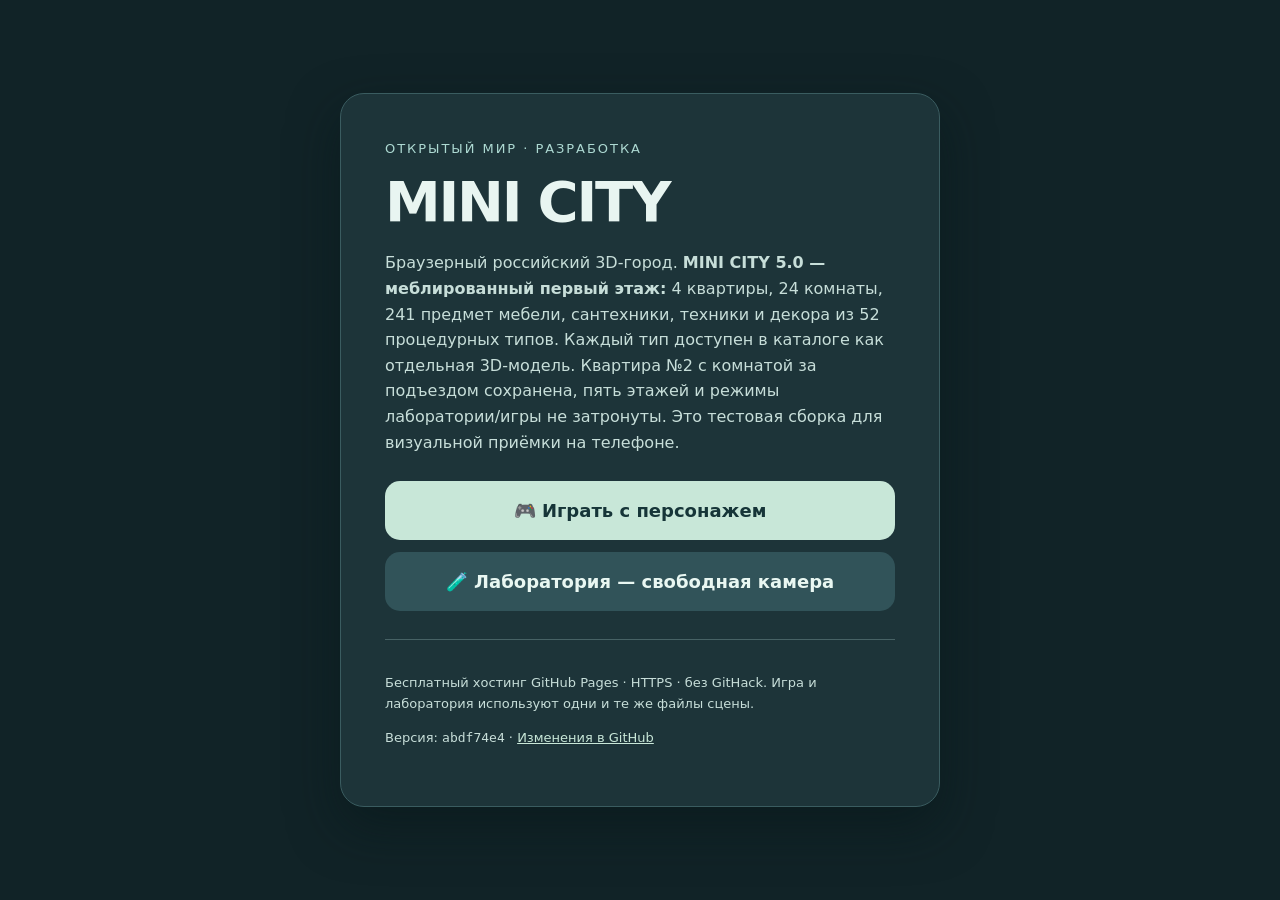
<file: index.html>
<!doctype html>
<html lang="ru">
<head>
<meta charset="UTF-8">
<meta name="viewport" content="width=device-width,initial-scale=1,viewport-fit=cover">
<meta name="theme-color" content="#16272b">
<meta name="description" content="MINI CITY — бесплатный предпросмотр браузерной 3D-игры.">
<title>MINI CITY — игра и лаборатория</title>
<style>
:root{font-family:system-ui,-apple-system,"Segoe UI",Arial,sans-serif;color:#e8f5f1;background:#112327}
*{box-sizing:border-box}
body{min-height:100dvh;margin:0;display:grid;place-items:center;padding:24px}
main{max-width:600px;width:100%;padding:clamp(22px,5vw,44px);border-radius:24px;background:#1d3439;border:1px solid #3a5c60;box-shadow:0 20px 50px #05151780}
small{font-size:13px;letter-spacing:.15em;text-transform:uppercase;color:#add9d2}
h1{font-size:clamp(36px,8vw,56px);margin:12px 0;letter-spacing:-.04em}
p{color:#c7ded9;line-height:1.6}
.actions{display:grid;gap:12px;margin-top:26px}
a.action{display:block;padding:19px 22px;border-radius:15px;background:#c8e7d8;color:#163538;text-decoration:none;font-size:18px;font-weight:750;text-align:center}
a.action.secondary{color:#e9f7f2;background:#315359}
a.action:focus-visible{outline:3px solid #fff;outline-offset:3px}
footer{margin-top:28px;padding-top:20px;border-top:1px solid #476265;font-size:13px;color:#abc7c1}
footer a{color:#c8e7d8}
</style>
</head>
<body>
<main>
<small>Открытый мир · Разработка</small>
<h1>MINI CITY</h1>
<p>Браузерный российский 3D-город. <strong>MINI CITY 5.0 — меблированный первый этаж:</strong> 4 квартиры, 24 комнаты, 241 предмет мебели, сантехники, техники и декора из 52 процедурных типов. Каждый тип доступен в каталоге как отдельная 3D-модель. Квартира №2 с комнатой за подъездом сохранена, пять этажей и режимы лаборатории/игры не затронуты. Это тестовая сборка для визуальной приёмки на телефоне.</p>
<div class="actions">
<a class="action" href="./play-lab/index.html?mode=game&amp;v=50-furnished2">🎮 Играть с персонажем</a>
<a class="action secondary" href="./play-lab/index.html?mode=lab&amp;v=50-furnished2">🧪 Лаборатория — свободная камера</a>
</div>
<footer>
<p>Бесплатный хостинг GitHub Pages · HTTPS · без GitHack. Игра и лаборатория используют одни и те же файлы сцены.</p>
<p>Версия: <code>abdf74e4</code> · <a href="https://github.com/RGB7RED/Pollina-/pull/54">Изменения в GitHub</a></p>
</footer>
</main>
</body>
</html>
</file>
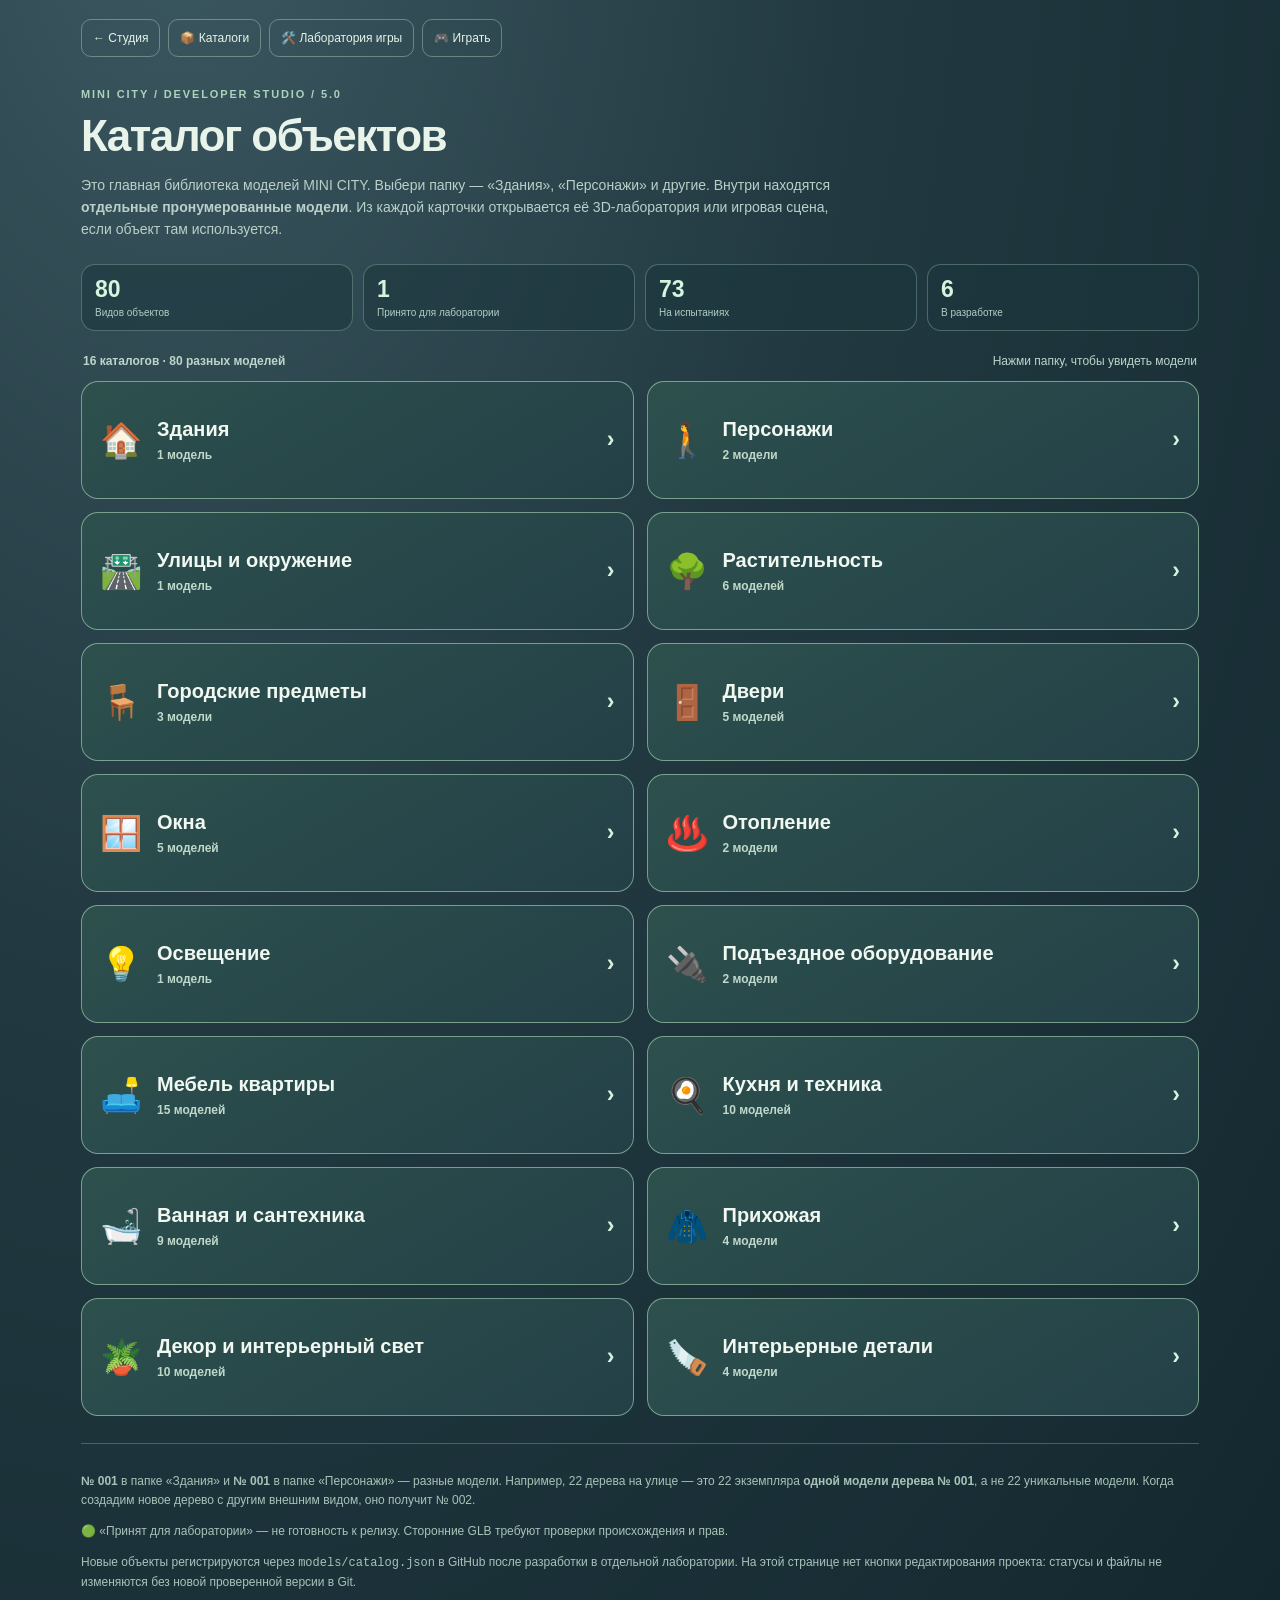
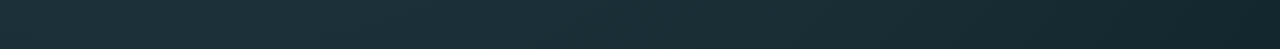
<file: lab/index.html>
<!doctype html>
<html lang="ru">
<head>
<meta charset="utf-8">
<meta name="viewport" content="width=device-width,initial-scale=1,viewport-fit=cover">
<meta name="theme-color" content="#182830">
<meta http-equiv="refresh" content="0;url=../studio/catalog.html">
<title>MINI CITY — каталог объектов</title>
<style>
:root{color-scheme:dark;font-family:-apple-system,BlinkMacSystemFont,"Segoe UI",Arial,sans-serif;color:#eaf0e8;background:#14252d}
body{margin:0;min-height:100svh;display:grid;place-items:center;padding:25px;
 background:linear-gradient(160deg,#314b51,#162930)}
main{max-width:450px;text-align:center}
a{display:inline-flex;align-items:center;justify-content:center;min-height:44px;
 padding:10px 16px;border-radius:11px;background:#cae3d0;color:#1e3833;
 font-weight:800;text-decoration:none}
p{line-height:1.6;color:#ccdcd3}
</style>
<script>
// Backwards-compatible redirect: preserve old pinned URLs (SHA/branch) and
// avoid sending users to main; no game/lab model code is deleted.
const catalogUrl=new URL("../studio/catalog.html",window.location.href);
window.location.replace(catalogUrl.href);
</script>
</head>
<body>
<main>
<h1>Каталог объектов переехал</h1>
<p>Теперь здесь единый каталог категорий с пронумерованными моделями. Просмотр дома и персонажа доступен из карточек каталога.</p>
<a href="../studio/catalog.html">📦 Открыть каталог MINI CITY</a>
</main>
</body>
</html>
</file>
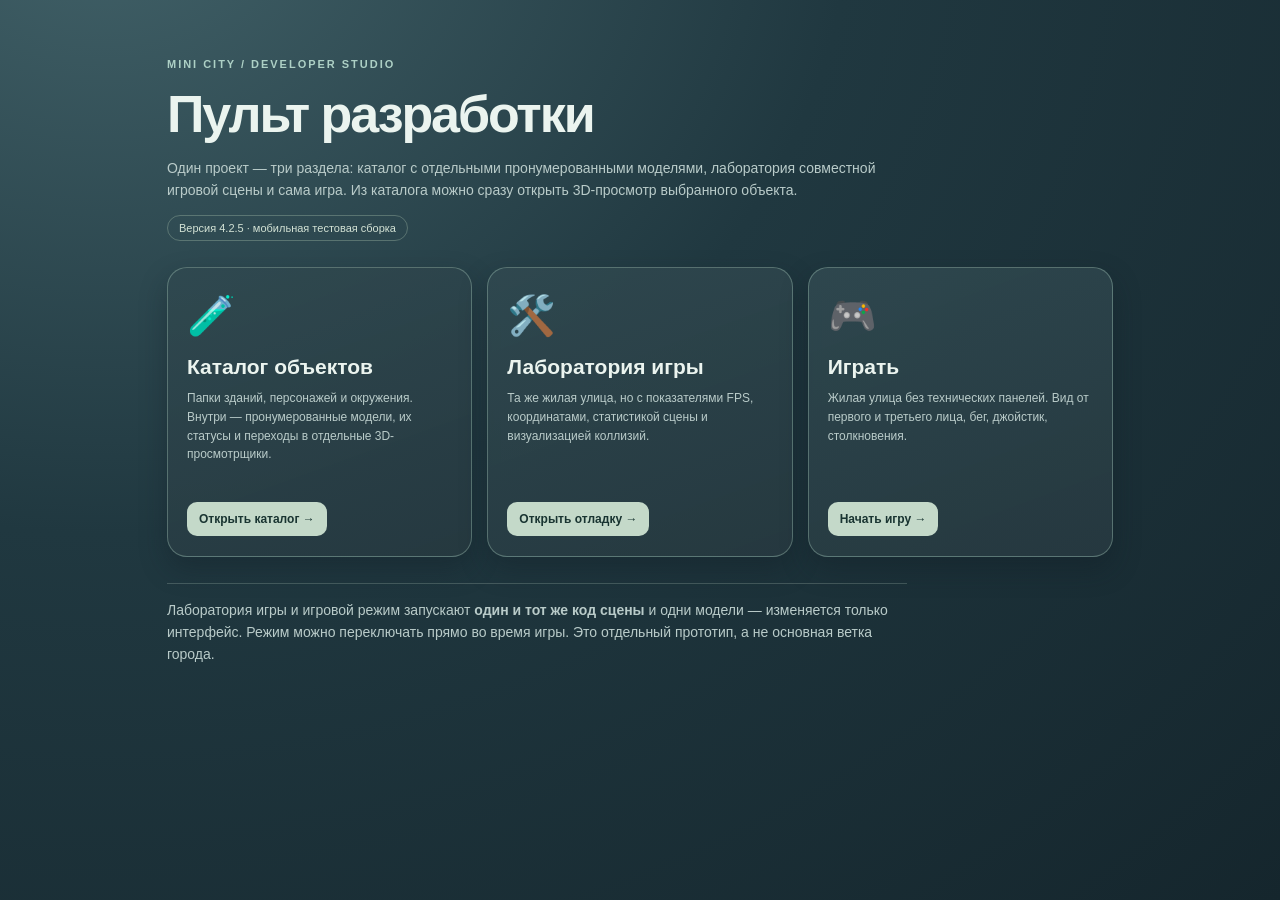
<file: studio/index.html>
<!doctype html>
<html lang="ru">
<head>
<meta charset="utf-8">
<meta name="viewport" content="width=device-width,initial-scale=1,viewport-fit=cover">
<meta name="theme-color" content="#182a32">
<title>MINI CITY — Developer Studio</title>
<style>
:root{color-scheme:dark;font-family:-apple-system,BlinkMacSystemFont,"Segoe UI",Arial,sans-serif;color:#ebf4ef;background:#15262d}
*{box-sizing:border-box}
html,body{margin:0;min-height:100%;background:radial-gradient(ellipse at 8% -12%,#426269 0,#203840 45%,#15262d 100%)}
main{max-width:980px;margin:auto;min-height:100svh;padding:clamp(22px,6vh,70px) 17px max(32px,env(safe-area-inset-bottom))}
small{letter-spacing:.18em;font-size:11px;color:#add0c5;font-weight:900}
h1{font-size:clamp(29px,7vw,52px);line-height:1.07;margin:15px 0 13px;letter-spacing:-.04em}
p{font-size:14px;line-height:1.58;color:#b9cbc9;max-width:740px}
.grid{display:grid;grid-template-columns:repeat(3,minmax(0,1fr));gap:15px;margin:26px 0}
a.card{display:flex;flex-direction:column;min-height:290px;padding:24px 19px 20px;text-decoration:none;color:inherit;border:1px solid #accfbe5e;border-radius:20px;background:linear-gradient(160deg,#304950e5,#263940ec);box-shadow:0 12px 27px #111c245b;transition:transform .15s,border-color .15s}
a.card:hover,a.card:focus-visible{transform:translateY(-3px);border-color:#d5e7d3;outline:2px solid #9bc4b9;outline-offset:2px}
.icon{font-size:39px;line-height:1.25}
h2{font-size:21px;margin:14px 0 3px}
.card p{font-size:12px;margin:7px 0 20px}
.cta{margin-top:auto;align-self:flex-start;border-radius:10px;background:#c4d9c9;color:#193431;font-size:12px;font-weight:850;padding:10px 12px}
.pill{display:inline-block;border:1px solid #93ac9c70;padding:6px 11px;border-radius:99px;color:#d3e2d5;font-size:11px}
.note{border-top:1px solid #b4cabc42;padding-top:15px}
.library-banner{margin:16px 0 24px;border:1px solid #b4d4ba77;background:linear-gradient(135deg,#274941,#1e373d);border-radius:17px;padding:16px 18px 22px}
.library-banner h2{margin:0;font-size:19px}
.library-banner p{margin:8px 0 18px}
.library-banner .cta{display:inline-flex;text-decoration:none;min-height:42px;align-items:center}
.library-banner a:focus-visible{outline:2px solid #e1fbe2;outline-offset:3px}
@media(max-width:770px){.grid{grid-template-columns:1fr}.card{min-height:180px!important}.card p{margin-bottom:14px}a.card{padding:16px 18px}h2{margin-top:9px}}
@media(prefers-reduced-motion:reduce){a.card{transition:none}}
</style>
</head>
<body>
<main>
  <header>
    <small>MINI CITY / DEVELOPER STUDIO</small>
    <h1>Пульт разработки</h1>
    <p>Один проект — три раздела: каталог с отдельными пронумерованными моделями, лаборатория совместной игровой сцены и сама игра. Из каталога можно сразу открыть 3D-просмотр выбранного объекта.</p>
    <span class="pill">Версия 4.2.5 · мобильная тестовая сборка</span>
  </header>
  <nav class="grid" aria-label="Выбор рабочего режима">
    <a class="card" href="./catalog.html">
      <span class="icon" aria-hidden="true">🧪</span>
      <h2>Каталог объектов</h2>
      <p>Папки зданий, персонажей и окружения. Внутри — пронумерованные модели, их статусы и переходы в отдельные 3D-просмотрщики.</p>
      <span class="cta">Открыть каталог →</span>
    </a>
    <a class="card" href="../play-lab/index.html?mode=lab">
      <span class="icon" aria-hidden="true">🛠️</span>
      <h2>Лаборатория игры</h2>
      <p>Та же жилая улица, но с показателями FPS, координатами, статистикой сцены и визуализацией коллизий.</p>
      <span class="cta">Открыть отладку →</span>
    </a>
    <a class="card" href="../play-lab/index.html?mode=game">
      <span class="icon" aria-hidden="true">🎮</span>
      <h2>Играть</h2>
      <p>Жилая улица без технических панелей. Вид от первого и третьего лица, бег, джойстик, столкновения.</p>
      <span class="cta">Начать игру →</span>
    </a>
  </nav>
  <p class="note">Лаборатория игры и игровой режим запускают <strong>один и тот же код сцены</strong> и одни модели — изменяется только интерфейс. Режим можно переключать прямо во время игры. Это отдельный прототип, а не основная ветка города.</p>
</main>
</body>
</html>
</file>
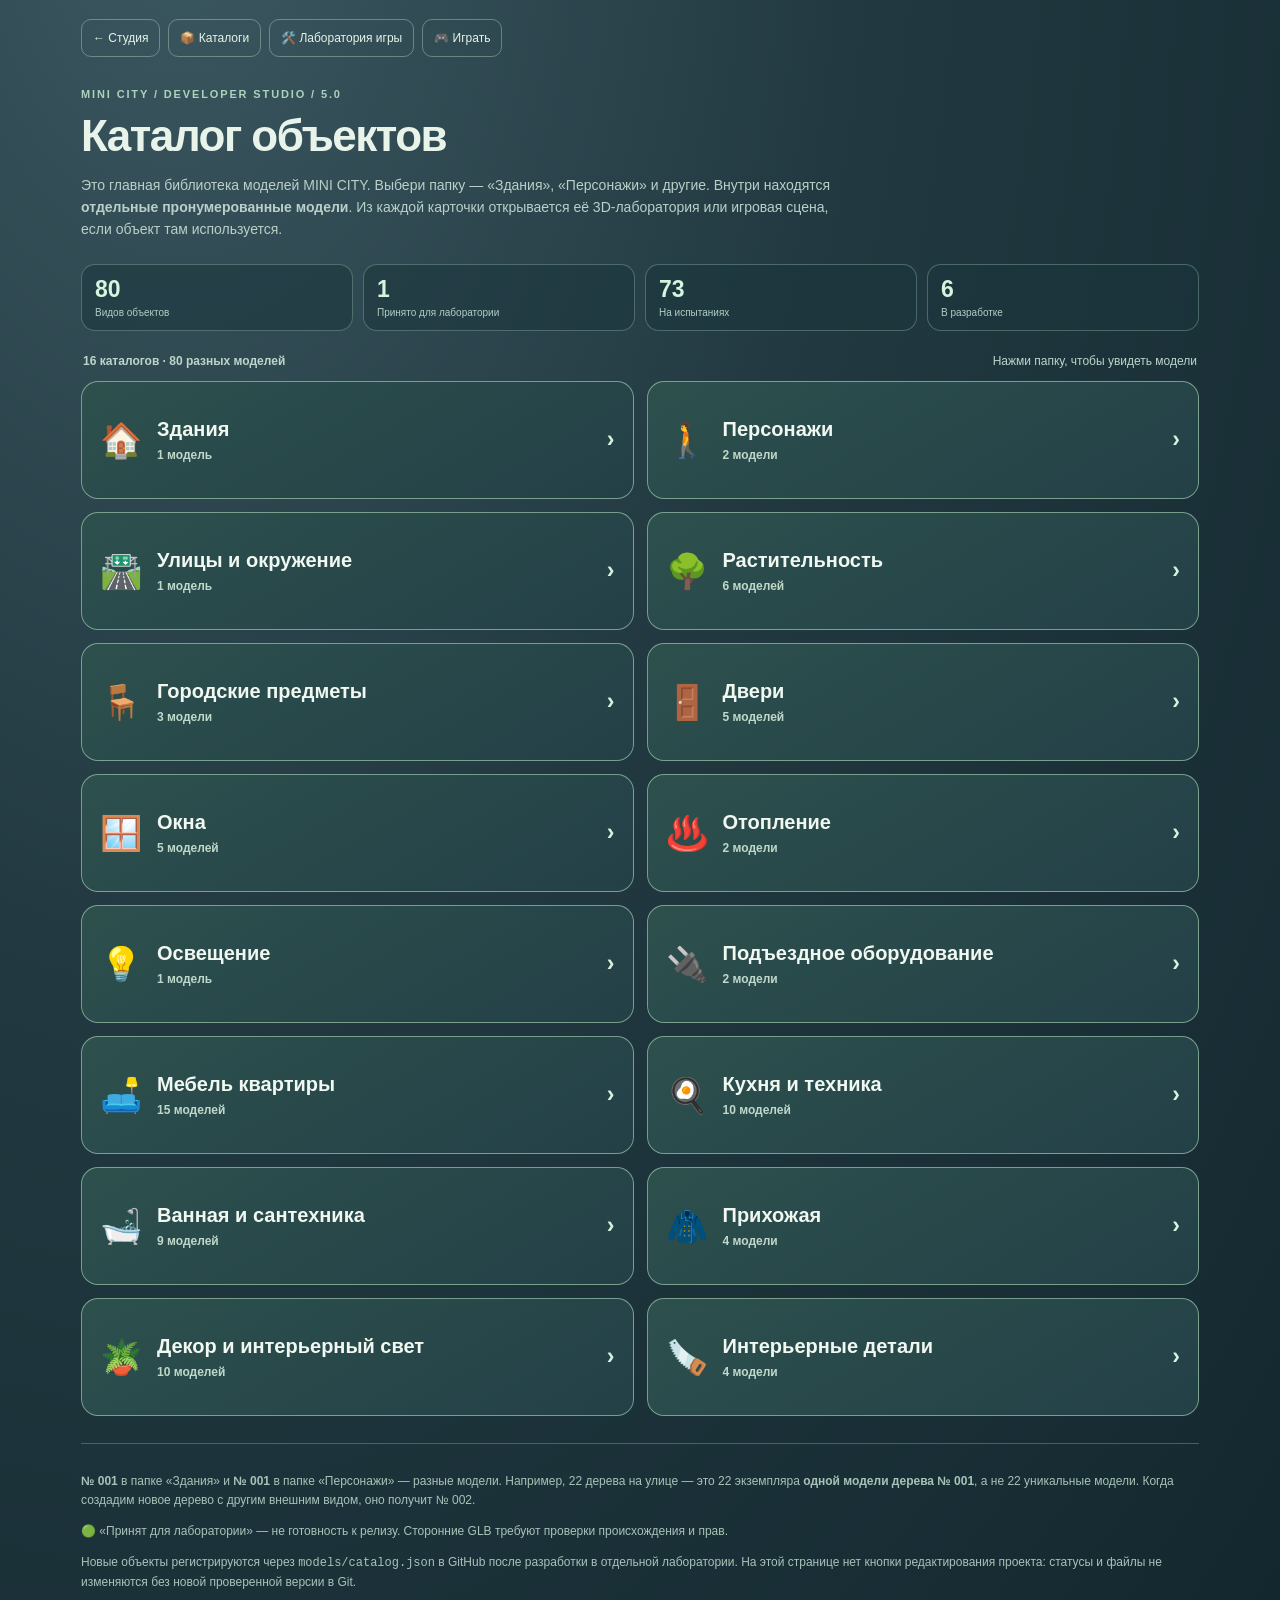
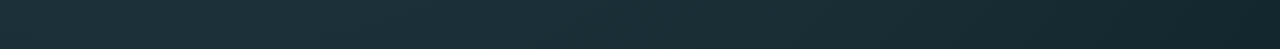
<file: studio/catalog.html>
<!doctype html>
<html lang="ru">
<head>
<meta charset="utf-8">
<meta name="viewport" content="width=device-width,initial-scale=1,viewport-fit=cover">
<meta name="theme-color" content="#172a31">
<title>MINI CITY — Каталог мебели и моделей 5.0</title>
<style>
:root{color-scheme:dark;font:14px -apple-system,BlinkMacSystemFont,"Segoe UI",Arial,sans-serif;color:#e8f4ea;background:#13272e}
*{box-sizing:border-box}
html,body{min-height:100%;margin:0}
body{background:radial-gradient(ellipse at 14% -8%,#3c5861 0,#223941 43%,#13272e 100%)}
main{max-width:1150px;margin:0 auto;padding:max(19px,env(safe-area-inset-top)) 16px max(45px,env(safe-area-inset-bottom))}
nav a{color:#e5f4e8;text-decoration:none;display:inline-flex;min-height:38px;align-items:center;border:1px solid #a6c6b87a;padding:6px 11px;border-radius:10px;font-size:12px}
nav{display:flex;gap:8px;flex-wrap:wrap;align-items:center}
.kicker{display:block;margin-top:31px;letter-spacing:.17em;color:#a9d3bd;font-size:11px;font-weight:850}
h1{font-size:clamp(29px,6.5vw,44px);letter-spacing:-.035em;line-height:1.08;margin:12px 0}
.intro{max-width:770px;color:#bbcfc9;line-height:1.6}
summary{cursor:pointer}
.metrics{display:flex;gap:10px;flex-wrap:wrap;margin:23px 0}
.metric{border:1px solid #91baab65;background:#1c363d88;border-radius:14px;min-width:125px;padding:11px 13px;flex:1}
.metric strong{display:block;font-size:23px;color:#d5f5df}
.metric span{font-size:10px;color:#b1cec4}
.toolbar{display:grid;grid-template-columns:minmax(200px,2fr) repeat(2,minmax(140px,1fr));gap:10px;background:#142b33b8;border:1px solid #adcbbb54;padding:12px;border-radius:17px}
label{display:flex;flex-direction:column;gap:6px;color:#c3d7cc;font-size:11px}
input,select{width:100%;height:44px;min-height:44px;border:1px solid #a2bfb67f;border-radius:10px;background:#223c43;color:#f4f9f0;padding:0 11px;font-size:14px}
input:focus-visible,select:focus-visible,a:focus-visible,button:focus-visible{outline:2px solid #d2f4d4;outline-offset:2px}

/* Level 1: folders. Level 2: genuinely different, numbered models. */
.folder-grid{display:grid;grid-template-columns:repeat(2,minmax(0,1fr));gap:13px}
.folder-card{width:100%;text-align:left;display:flex;gap:15px;align-items:center;
 background:linear-gradient(150deg,#2d504d,#234047);color:#f0f8f1;
 border:1px solid #a6d2b3a3;border-radius:17px;min-height:118px;padding:18px 18px;cursor:pointer}
.folder-card:hover{border-color:#e1f6d9;background:#305750}
.folder-card .folder-icon{font-size:34px;flex:none}
.folder-card .folder-name{display:block;font-size:20px;font-weight:820}
.folder-card .folder-count{font-size:12px;color:#c0d8c9;display:block;margin-top:7px}
.folder-arrow{margin-left:auto;color:#d9f1dd;font-size:23px}
#folder-section[hidden],#object-section[hidden]{display:none!important}
.breadcrumb{display:flex;align-items:center;flex-wrap:wrap;gap:9px;margin:19px 0}
#folder-back{background:#28464a;color:#f1f8f0;border:1px solid #b6d8c681;min-height:42px}
#folder-title{font-size:clamp(24px,5vw,31px);margin:15px 0 4px}
#folder-summary{font-size:12px;color:#bfdbce;margin:0 0 17px}
.model-label{background:#d1e5d1;color:#203a34;border-radius:8px;font-weight:900;
  font-variant-numeric:tabular-nums;font-size:12px;padding:6px 9px;white-space:nowrap}
.model-hint{margin-top:11px;color:#abd1c2;font-size:11px}
.card-head .icon{flex:none}
@media(max-width:720px){.folder-grid{grid-template-columns:1fr}.folder-card{min-height:93px;padding:13px 16px}}
.catalog-info{display:flex;justify-content:space-between;gap:12px;align-items:center;margin:17px 2px 13px;color:#bdd5ca;font-size:12px}
.grid{display:grid;grid-template-columns:repeat(2,minmax(0,1fr));gap:13px}
.card{min-width:0;background:linear-gradient(153deg,#2b444bef,#1c3239ed);border:1px solid #a1c7b067;border-radius:18px;padding:17px 17px 16px}
.card-head{display:flex;align-items:flex-start;gap:12px}
.icon{font-size:32px;line-height:1.2}
.title{font-weight:820;font-size:18px;letter-spacing:-.01em}
.category{font-size:11px;color:#b4ccc4;margin-top:4px}
.badges{display:flex;gap:6px;flex-wrap:wrap;margin:13px 0}
.badge{font-size:10px;border:1px solid #b6d1c058;border-radius:99px;padding:5px 8px;color:#e5f0e4}
.badge[data-status="approved"]{background:#355e46;color:#d7f6df}
.badge[data-status="testing"]{background:#665234;color:#ffedc6}
.badge[data-status="development"]{background:#46465d;color:#deddf5}
.notes{font-size:12px;line-height:1.52;color:#cbdad1;min-height:53px}
.details{border-top:1px solid #b8d1c638;padding-top:11px;margin-top:13px;font-size:11px}
.details dt{color:#a8c2b7;float:left;margin-right:6px}
.details dd{margin:0 0 7px 0;overflow-wrap:anywhere}
.actions{display:flex;flex-wrap:wrap;gap:8px;margin-top:14px}
.actions a{display:inline-flex;align-items:center;min-height:38px;padding:9px 11px;border-radius:10px;border:1px solid #b7d6c275;font-size:11px;text-decoration:none;color:#e5f4e9}
.actions a:first-child{background:#bcd6c5;color:#193330;font-weight:820}
.error{background:#432f30;border:1px solid #e0abab;border-radius:13px;padding:16px;margin-top:16px}
.error[hidden],.empty[hidden]{display:none}
.empty{padding:30px;background:#22373d;border-radius:13px;text-align:center;color:#e2ebe4}
button{cursor:pointer;min-height:40px;background:#c7dacd;color:#16342f;border:0;border-radius:8px;padding:8px 13px;font-weight:800}
.footer{margin-top:27px;color:#a7c3b8;font-size:12px;line-height:1.6;border-top:1px solid #a9bfb658;padding-top:16px}
.footer a{color:#dbf2de}
@media(max-width:720px){.grid{grid-template-columns:1fr}.toolbar{grid-template-columns:1fr 1fr}.toolbar label:first-child{grid-column:1/-1}.metric{min-width:110px}.notes{min-height:0}}
@media(max-width:420px){.toolbar{grid-template-columns:1fr}.toolbar label:first-child{grid-column:auto}.metric{min-width:100px}.card{padding:14px}}
</style>
</head>
<body>
<main>
<nav aria-label="Навигация по MINI CITY">
  <a href="./index.html">← Студия</a>
  <a href="./catalog.html">📦 Каталоги</a>
  <a href="../play-lab/index.html?mode=lab">🛠️ Лаборатория игры</a>
  <a href="../play-lab/index.html?mode=game">🎮 Играть</a>
</nav>
<header>
  <span class="kicker">MINI CITY / DEVELOPER STUDIO / 5.0</span>
  <h1>Каталог объектов</h1>
  <p class="intro">Это главная библиотека моделей MINI CITY. Выбери папку — «Здания», «Персонажи» и другие. Внутри находятся <strong>отдельные пронумерованные модели</strong>. Из каждой карточки открывается её 3D-лаборатория или игровая сцена, если объект там используется.</p>
</header>
<section class="metrics" aria-label="Состояние библиотеки">
  <div class="metric"><strong id="metric-total">—</strong><span>Видов объектов</span></div>
  <div class="metric"><strong id="metric-approved">—</strong><span>Принято для лаборатории</span></div>
  <div class="metric"><strong id="metric-testing">—</strong><span>На испытаниях</span></div>
  <div class="metric"><strong id="metric-development">—</strong><span>В разработке</span></div>
</section>
<div class="error" id="catalog-error" role="alert" hidden>
  <p id="catalog-error-text">Каталог не удалось загрузить.</p>
  <button id="catalog-retry" type="button">Повторить</button>
</div>
<section id="folder-section" aria-label="Каталоги категорий">
  <div class="catalog-info">
    <strong id="folder-count" role="status" aria-live="polite">Загрузка папок…</strong>
    <span>Нажми папку, чтобы увидеть модели</span>
  </div>
  <div class="folder-grid" id="folder-list"></div>
</section>
<section id="object-section" aria-label="Модели выбранной категории" hidden>
  <div class="breadcrumb" aria-label="Навигация внутри каталога">
    <button id="folder-back" type="button">← Все каталоги</button>
    <span id="folder-path">Каталог / …</span>
  </div>
  <h2 id="folder-title">Объекты</h2>
  <p id="folder-summary">Каждый номер — самостоятельная модель или тип объекта.</p>
  <div class="toolbar" aria-label="Фильтрация моделей внутри папки">
    <label>Найти модель в этой папке
      <input id="catalog-search" type="search" placeholder="Номер, название или исходник" autocomplete="off">
    </label>
    <label>Состояние модели
      <select id="catalog-status">
        <option value="all">Все состояния</option>
        <option value="development">В разработке</option>
        <option value="testing">На испытаниях</option>
        <option value="approved">Принят для лаборатории</option>
      </select>
    </label>
  </div>
  <div class="catalog-info">
    <strong id="results-count" role="status" aria-live="polite">Загрузка моделей…</strong>
    <span>Принято ≠ готово к релизу</span>
  </div>
  <p id="catalog-empty" class="empty" hidden>В этой папке пока нет моделей с такими параметрами.</p>
  <div class="grid" id="catalog-list" aria-label="Пронумерованные модели"></div>
</section>
<footer class="footer">
  <p><strong>№ 001</strong> в папке «Здания» и <strong>№ 001</strong> в папке «Персонажи» — разные модели. Например, 22 дерева на улице — это 22 экземпляра <strong>одной модели дерева № 001</strong>, а не 22 уникальные модели. Когда создадим новое дерево с другим внешним видом, оно получит № 002.</p><p>🟢 «Принят для лаборатории» — не готовность к релизу. Сторонние GLB требуют проверки происхождения и прав.</p>
  <p>Новые объекты регистрируются через <code>models/catalog.json</code> в GitHub после разработки в отдельной лаборатории. На этой странице нет кнопки редактирования проекта: статусы и файлы не изменяются без новой проверенной версии в Git.</p>
</footer>
</main>
<script type="module" src="./catalog.js?v=50"></script>
</body>
</html>
</file>
